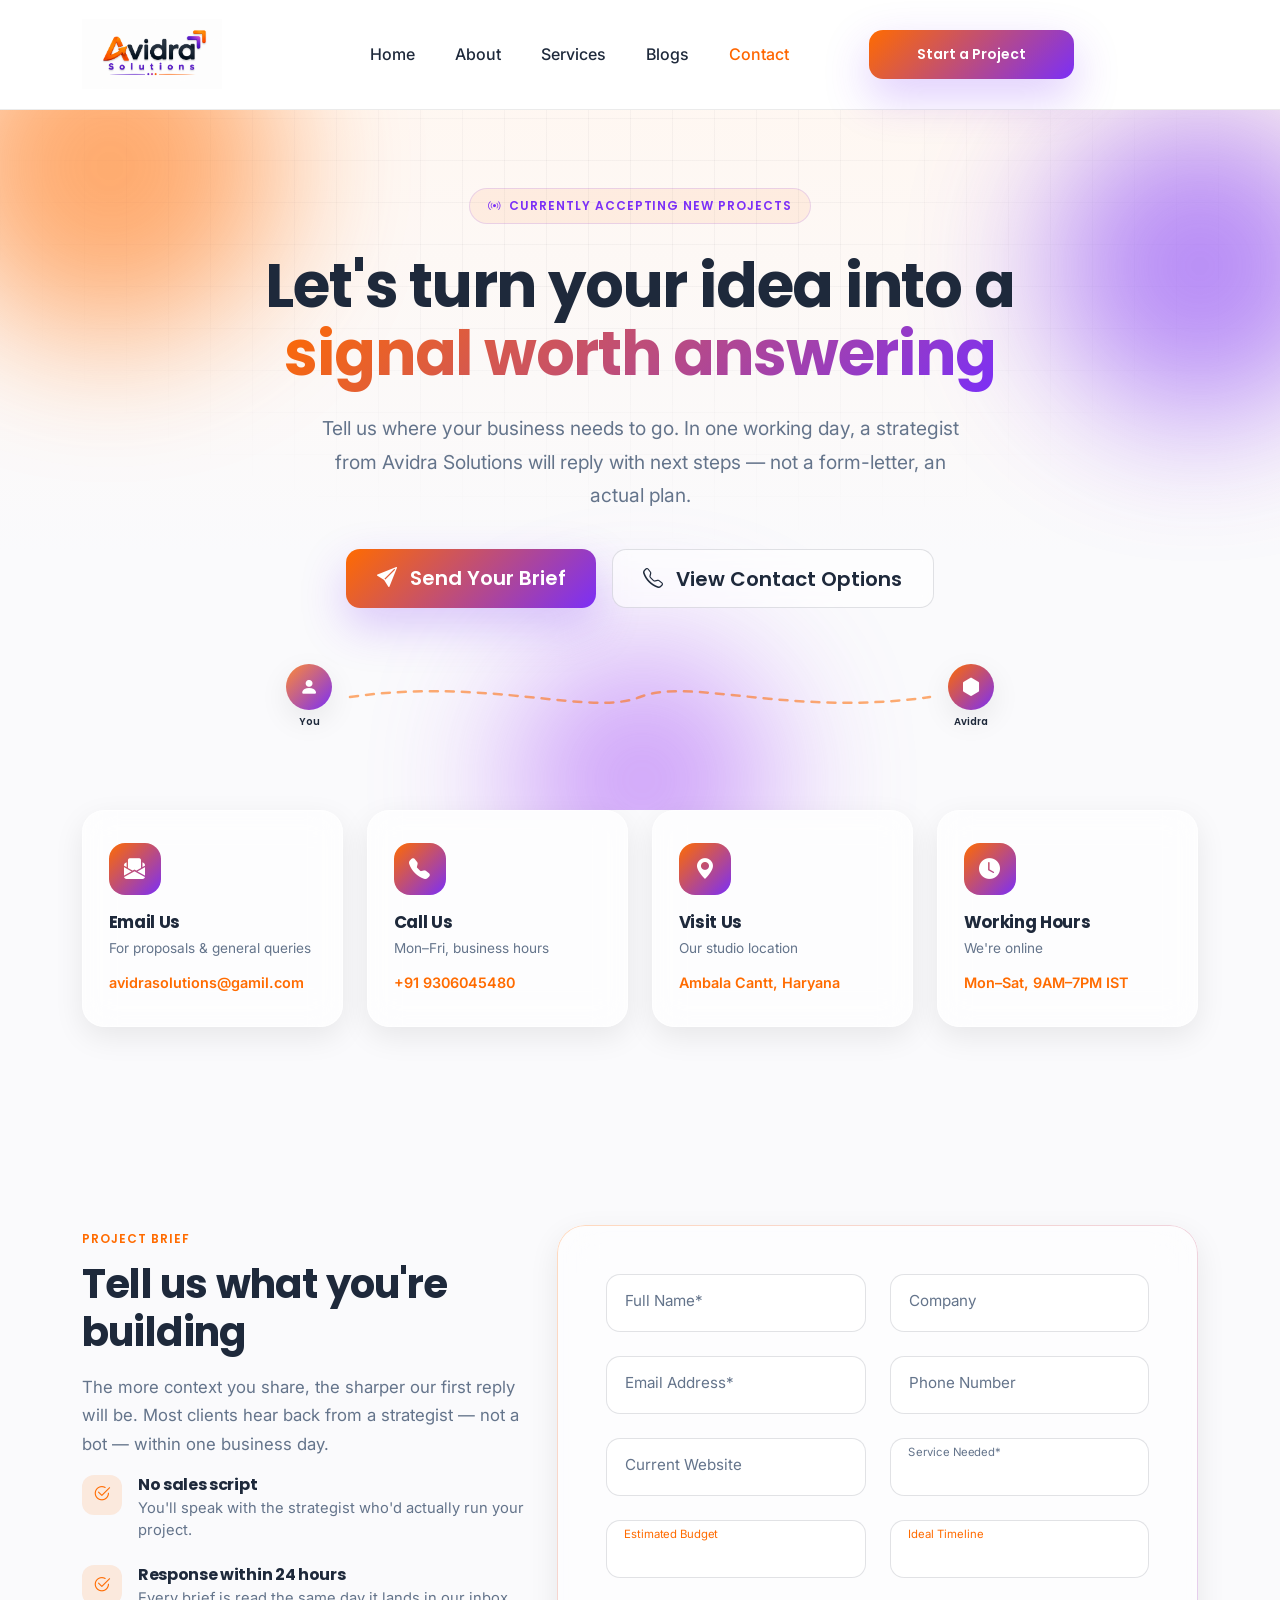
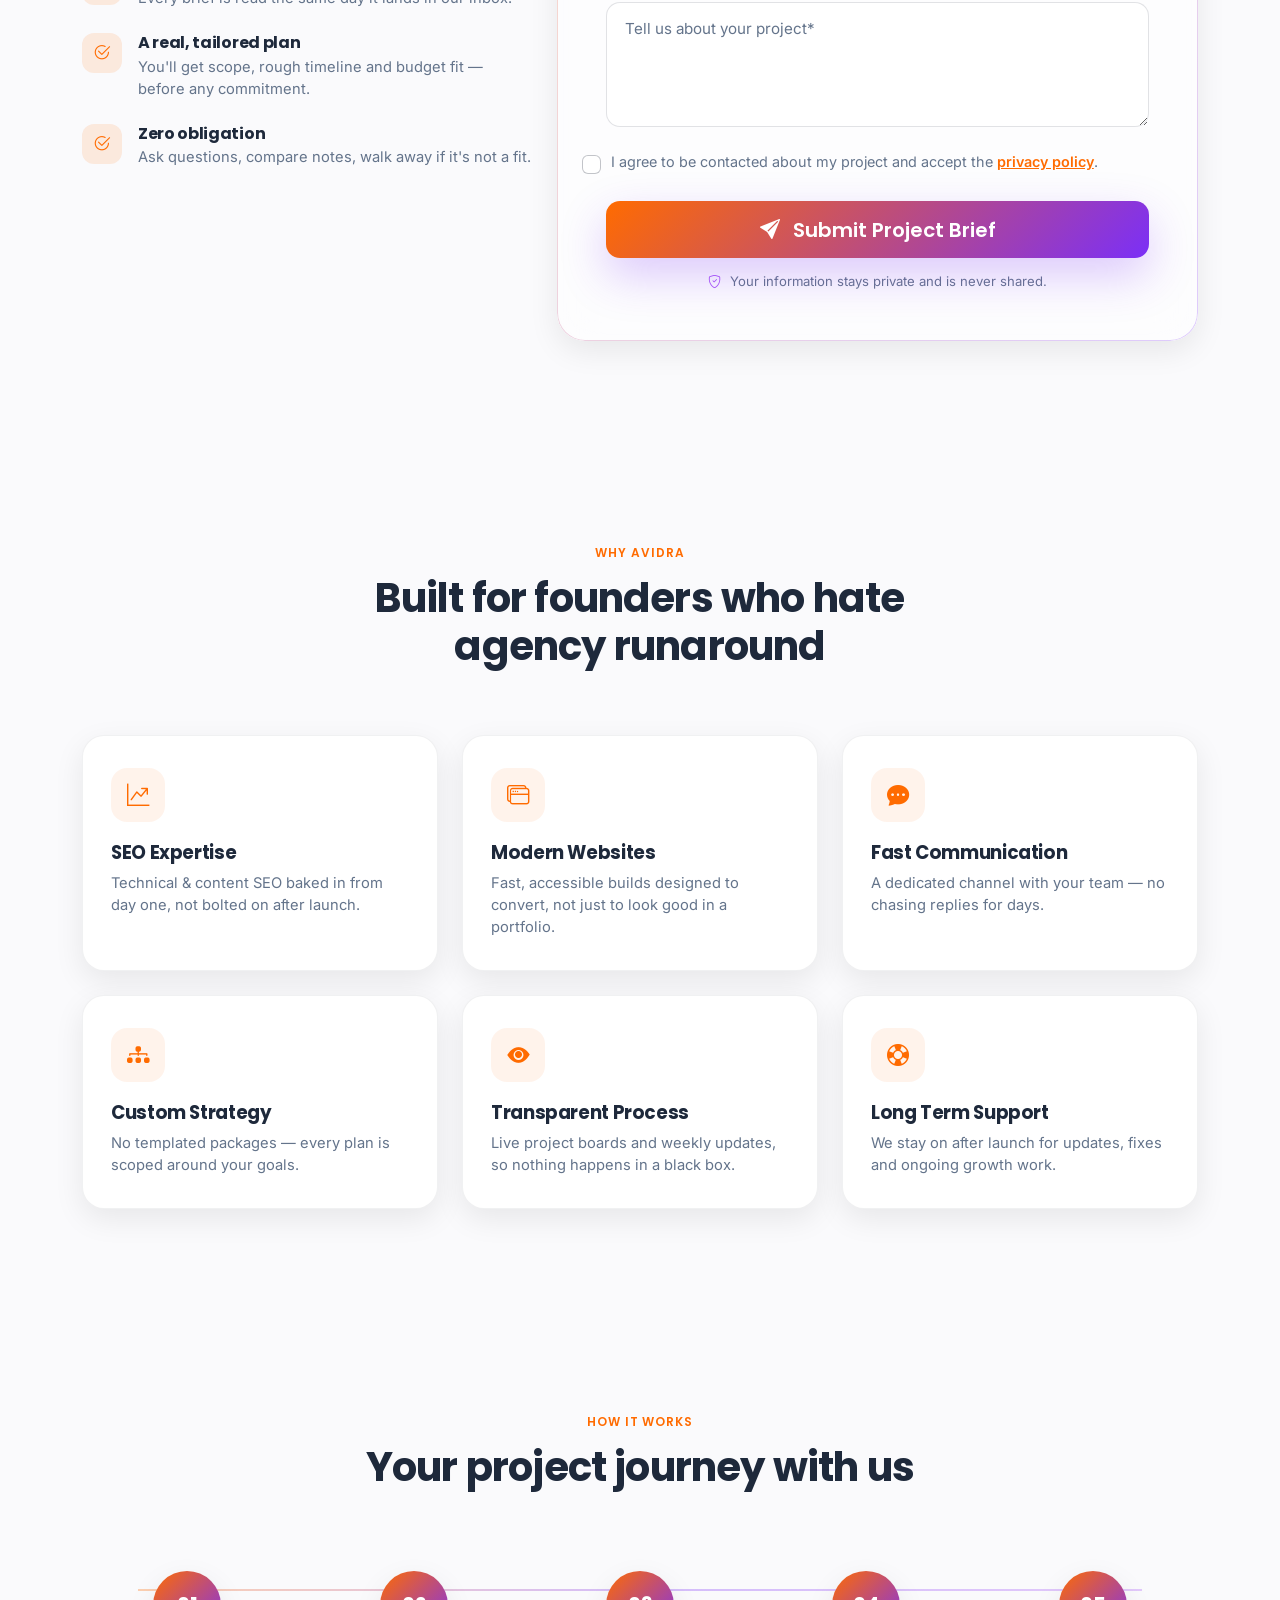
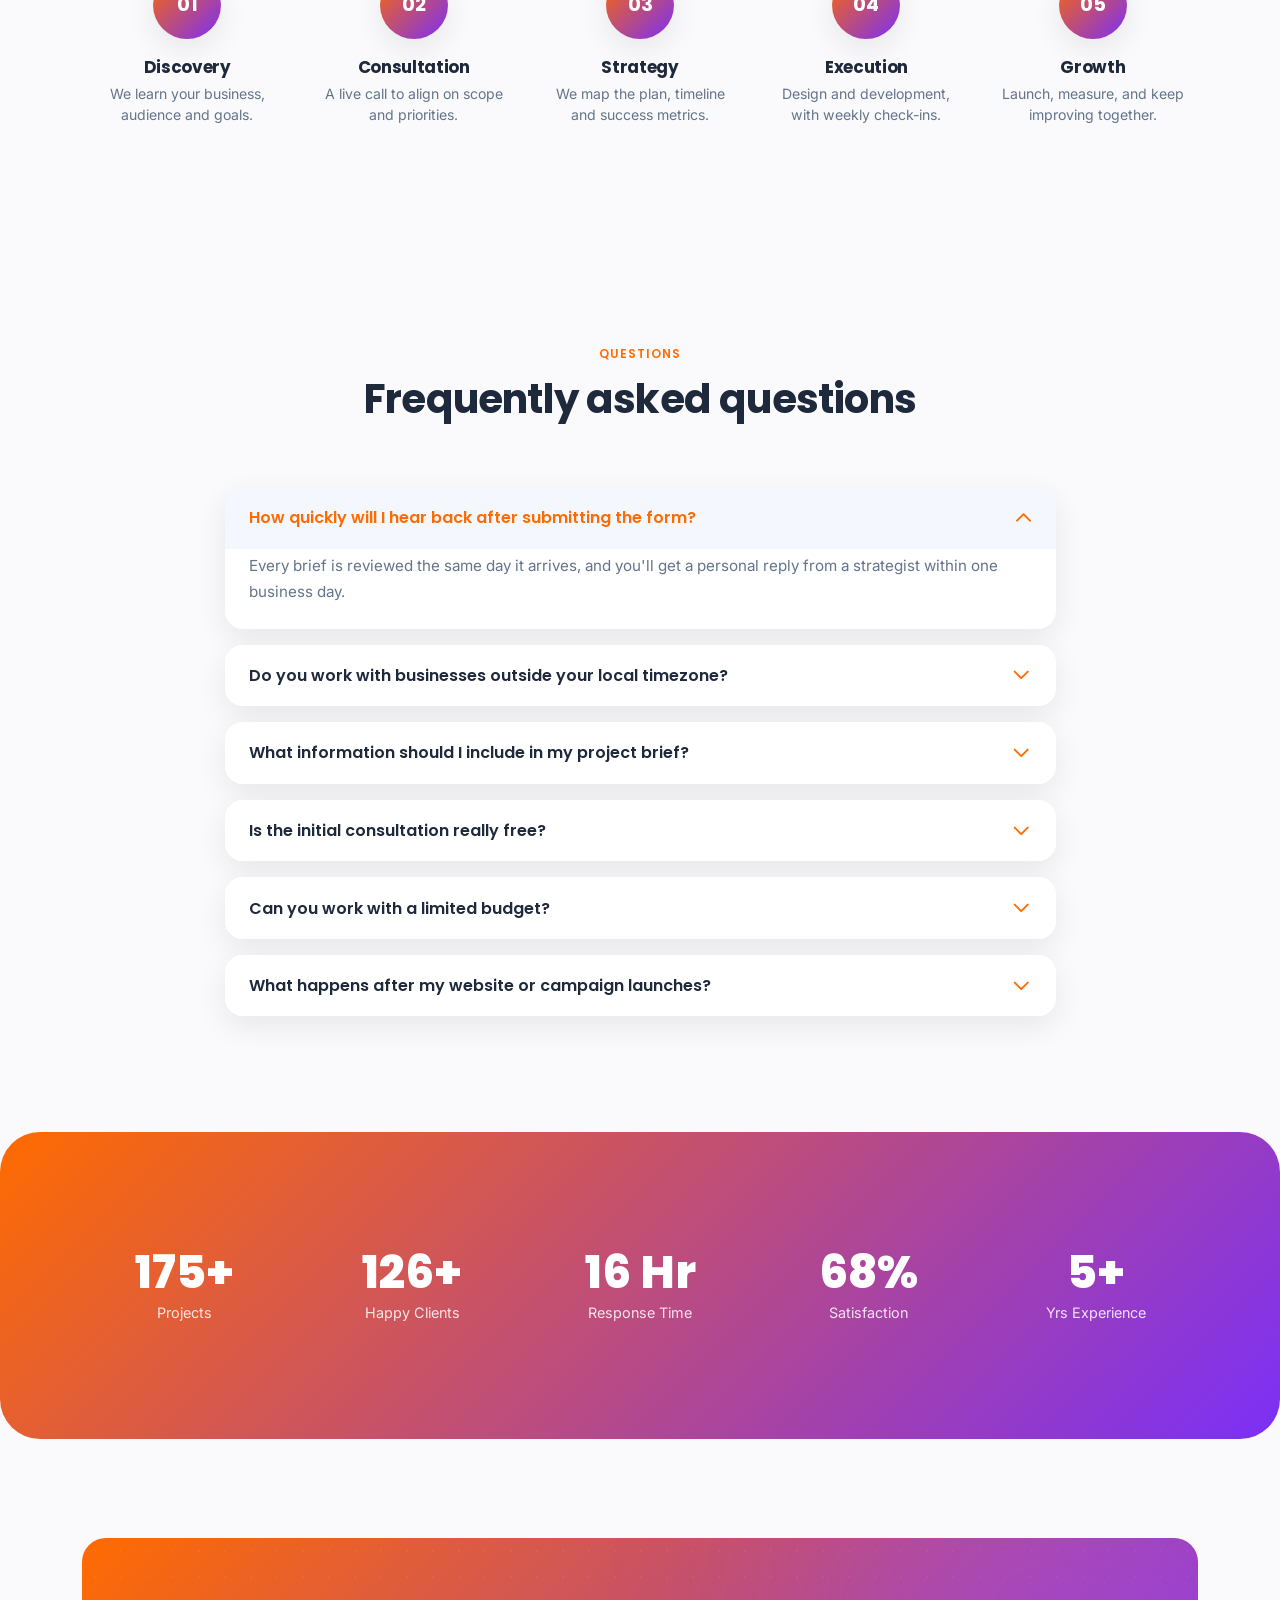
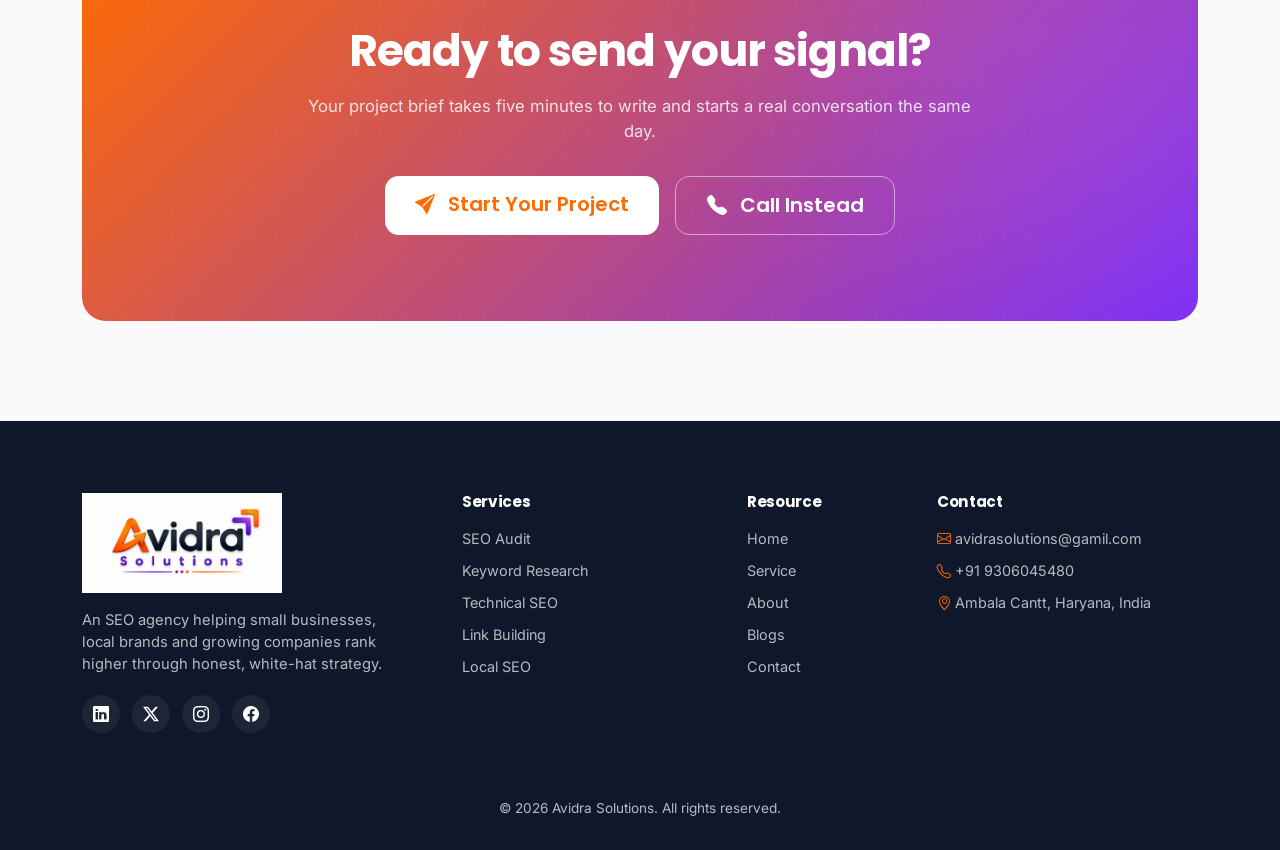
<file: contact.html>
<!DOCTYPE html>
<html lang="en">
<head>
<meta charset="UTF-8">
<meta name="viewport" content="width=device-width, initial-scale=1.0">
<title>Contact Avidra Solutions | Let's Build Something Great</title>
<meta name="description" content="Get in touch with Avidra Solutions. Tell us about your project and our team will respond within 24 hours with a tailored strategy.">

<!-- Bootstrap 5 CSS -->
<link href="https://cdn.jsdelivr.net/npm/bootstrap@5.3.3/dist/css/bootstrap.min.css" rel="stylesheet">
<!-- Bootstrap Icons -->
<link rel="stylesheet" href="https://cdn.jsdelivr.net/npm/bootstrap-icons@1.11.3/font/bootstrap-icons.css">
<!-- Google Fonts: Poppins + Inter -->
<link rel="preconnect" href="https://fonts.googleapis.com">
<link href="https://fonts.googleapis.com/css2?family=Inter:wght@400;500;600;700&family=Poppins:wght@500;600;700;800&display=swap" rel="stylesheet">

<!-- Page styles -->
<link rel="stylesheet" href="contact.css">
<link rel="stylesheet" href="contact-responsive.css">
</head>
<body>

<!-- =====================================================
     NAVBAR (kept consistent with rest of Avidra Solutions site)
====================================================== -->
<header>
  <nav class="navbar navbar-expand-lg fixed-top avidra-navbar" aria-label="Primary navigation">
    <div class="container">
      <a class="navbar-brand avidra-brand" href="avidrasolutions.html">
        <img src="images/AvidraSolutions.png" class="img-fluid" width="140" alt="yes yy">
      </a>
      <button class="navbar-toggler" type="button" data-bs-toggle="collapse" data-bs-target="#avidraNav" aria-controls="avidraNav" aria-expanded="false" aria-label="Toggle navigation">
        <span class="navbar-toggler-icon"></span>
      </button>
      <div class="collapse navbar-collapse" id="avidraNav">
        <ul class="navbar-nav mx-auto align-items-lg-center gap-4 ">
          <li class="nav-item"><a class="nav-link" href="avidrasolutions.html">Home</a></li>
          <li class="nav-item"><a class="nav-link" href="about.html">About</a></li>
          <li class="nav-item"><a class="nav-link" href="services.html">Services</a></li>
          <li class="nav-item"><a class="nav-link" href="blog.html">Blogs</a></li>
          <li class="nav-item"><a class="nav-link active" aria-current="page" href="contact.html">Contact</a></li>
          <li class="nav-item ms-lg-5 ">
            <a class="btn avidra-btn-primary btn-sm px-5" href="">Start a Project</a>
          </li>
        </ul>
      </div>
    </div>
  </nav>
</header>

<main id="main-content">

  <!-- =====================================================
       1. PREMIUM HERO SECTION
  ====================================================== -->
  <section class="hero-section" aria-labelledby="hero-heading">
    <div class="hero-bg" aria-hidden="true">
      <span class="blob blob-a"></span>
      <span class="blob blob-b"></span>
      <span class="blob blob-c"></span>
      <div class="grid-overlay"></div>
    </div>

    <div class="container position-relative">
      <div class="row justify-content-center text-center">
        <div class="col-lg-9" data-animate="fade-up">
          <span class="eyebrow-badge">
            <i class="bi bi-broadcast"></i> Currently accepting new projects
          </span>
          <h1 id="hero-heading" class="hero-title">
            Let's turn your idea into a<br class="d-none d-md-block">
            <span class="text-gradient">signal worth answering</span>
          </h1>
          <p class="hero-subtitle">
            Tell us where your business needs to go. In one working day, a strategist
            from Avidra Solutions will reply with next steps &mdash; not a form-letter, an actual plan.
          </p>
          <div class="hero-cta-group">
            <a href="#contact-form" class="btn avidra-btn-primary btn-lg">
              <i class="bi bi-send-fill"></i> Send Your Brief
            </a>
            <a href="#quick-contact" class="btn avidra-btn-ghost btn-lg">
              <i class="bi bi-telephone"></i> View Contact Options
            </a>
          </div>

          <!-- Signature element: the signal path -->
          <div class="signal-path" aria-hidden="true">
            <span class="node node-you">
              <i class="bi bi-person-fill"></i>
              <small>You</small>
            </span>
            <svg class="signal-line" viewBox="0 0 600 40" preserveAspectRatio="none">
              <path d="M10,20 C 150,0 250,40 300,20 C 350,0 450,40 590,20" />
            </svg>
            <span class="node node-avidra">
              <i class="bi bi-hexagon-fill"></i>
              <small>Avidra</small>
            </span>
          </div>
        </div>
      </div>
    </div>
  </section>

  <!-- =====================================================
       2. QUICK CONTACT CARDS
  ====================================================== -->
  <section id="quick-contact" class="quick-contact-section" aria-labelledby="quick-contact-heading">
    <div class="container">
      <h2 id="quick-contact-heading" class="visually-hidden">Quick contact options</h2>
      <div class="row g-4">

        <div class="col-6 col-lg-3" data-animate="fade-up">
          <a href="mailto:hello@avidrasolutions.com" class="quick-card">
            <span class="quick-card-icon"><i class="bi bi-envelope-paper-fill"></i></span>
            <h3 class="quick-card-title">Email Us</h3>
            <p class="quick-card-desc">For proposals &amp; general queries</p>
            <span class="quick-card-link">avidrasolutions@gamil.com</span>
          </a>
        </div>

        <div class="col-6 col-lg-3" data-animate="fade-up" data-delay="100">
          <a href="tel:+15551234567" class="quick-card">
            <span class="quick-card-icon"><i class="bi bi-telephone-fill"></i></span>
            <h3 class="quick-card-title">Call Us</h3>
            <p class="quick-card-desc">Mon&ndash;Fri, business hours</p>
            <span class="quick-card-link">+91 9306045480</span>
          </a>
        </div>

        <div class="col-6 col-lg-3" data-animate="fade-up" data-delay="200">
          <a href="https://maps.google.com" target="_blank" rel="noopener noreferrer" class="quick-card">
            <span class="quick-card-icon"><i class="bi bi-geo-alt-fill"></i></span>
            <h3 class="quick-card-title">Visit Us</h3>
            <p class="quick-card-desc">Our studio location</p>
            <span class="quick-card-link">Ambala Cantt, Haryana</span>
          </a>
        </div>

        <div class="col-6 col-lg-3" data-animate="fade-up" data-delay="300">
          <div class="quick-card quick-card-static">
            <span class="quick-card-icon"><i class="bi bi-clock-fill"></i></span>
            <h3 class="quick-card-title">Working Hours</h3>
            <p class="quick-card-desc">We're online</p>
            <span class="quick-card-link">Mon&ndash;Sat, 9AM&ndash;7PM IST</span>
          </div>
        </div>

      </div>
    </div>
  </section>

  <!-- =====================================================
       3. CONTACT FORM SECTION
  ====================================================== -->
  <section id="contact-form" class="form-section" aria-labelledby="form-heading">
    <div class="container">
      <div class="row gy-5 align-items-start">

        <!-- Left side: heading + benefits -->
        <div class="col-lg-5" data-animate="fade-up">
          <span class="eyebrow-label">Project Brief</span>
          <h2 id="form-heading" class="section-title">Tell us what you're building</h2>
          <p class="section-desc">
            The more context you share, the sharper our first reply will be. Most clients
            hear back from a strategist &mdash; not a bot &mdash; within one business day.
          </p>

          <ul class="benefit-list list-unstyled">
            <li>
              <span class="benefit-icon"><i class="bi bi-check2-circle"></i></span>
              <div>
                <h3 class="benefit-title">No sales script</h3>
                <p class="benefit-text">You'll speak with the strategist who'd actually run your project.</p>
              </div>
            </li>
            <li>
              <span class="benefit-icon"><i class="bi bi-check2-circle"></i></span>
              <div>
                <h3 class="benefit-title">Response within 24 hours</h3>
                <p class="benefit-text">Every brief is read the same day it lands in our inbox.</p>
              </div>
            </li>
            <li>
              <span class="benefit-icon"><i class="bi bi-check2-circle"></i></span>
              <div>
                <h3 class="benefit-title">A real, tailored plan</h3>
                <p class="benefit-text">You'll get scope, rough timeline and budget fit &mdash; before any commitment.</p>
              </div>
            </li>
            <li>
              <span class="benefit-icon"><i class="bi bi-check2-circle"></i></span>
              <div>
                <h3 class="benefit-title">Zero obligation</h3>
                <p class="benefit-text">Ask questions, compare notes, walk away if it's not a fit.</p>
              </div>
            </li>
          </ul>
        </div>

        <!-- Right side: glass form card -->
        <div class="col-lg-7" data-animate="fade-up" data-delay="150">
          <div class="glass-form-card">
            <form novalidate id="avidraContactForm" aria-label="Project inquiry form">
              <div class="row g-4">

                <div class="col-md-6">
                  <div class="floating-field">
                    <input type="text" class="form-control" id="fullName" placeholder="" required>
                    <label for="fullName">Full Name*</label>
                    <div class="invalid-feedback">Please tell us your name.</div>
                  </div>
                </div>

                <div class="col-md-6">
                  <div class="floating-field">
                    <input type="text" class="form-control" id="companyName" placeholder="">
                    <label for="companyName">Company</label>
                  </div>
                </div>

                <div class="col-md-6">
                  <div class="floating-field">
                    <input type="email" class="form-control" id="emailAddress" placeholder="" required>
                    <label for="emailAddress">Email Address*</label>
                    <div class="invalid-feedback">A valid email helps us reply.</div>
                  </div>
                </div>

                <div class="col-md-6">
                  <div class="floating-field">
                    <input type="tel" maxlength="10" class="form-control" id="phoneNumber" placeholder="">
                    <label for="phoneNumber">Phone Number</label>
                  </div>
                </div>

                <div class="col-md-6">
                  <div class="floating-field">
                    <input type="url" class="form-control" id="websiteUrl" placeholder=" ">
                    <label for="websiteUrl">Current Website</label>
                  </div>
                </div>

                <div class="col-md-6">
                  <div class="floating-field">
                    <select class="form-select" id="serviceType" required>
                      <option value="" disabled selected hidden> </option>
                      <option value="web-design">Web Design &amp; Development</option>
                      <option value="seo">SEO &amp; Organic Growth</option>
                      <option value="branding">Branding &amp; Identity</option>
                      <option value="ecommerce">E-commerce</option>
                      <option value="marketing">Digital Marketing</option>
                      <option value="other">Something Else</option>
                    </select>
                    <label for="serviceType">Service Needed*</label>
                  </div>
                </div>

                <div class="col-md-6">
                  <div class="floating-field">
                    <select class="form-select" id="projectBudget">
                      <option value="" disabled selected hidden> </option>
                      <option value="under-5k">Under $5,000</option>
                      <option value="5k-15k">$5,000 &ndash; $15,000</option>
                      <option value="15k-50k">$15,000 &ndash; $50,000</option>
                      <option value="50k-plus">$50,000+</option>
                      <option value="not-sure">Not sure yet</option>
                    </select>
                    <label for="projectBudget">Estimated Budget</label>
                  </div>
                </div>

                <div class="col-md-6">
                  <div class="floating-field">
                    <select class="form-select" id="projectTimeline">
                      <option value="" disabled selected hidden> </option>
                      <option value="asap">As soon as possible</option>
                      <option value="1-3-months">1&ndash;3 months</option>
                      <option value="3-6-months">3&ndash;6 months</option>
                      <option value="flexible">Flexible</option>
                    </select>
                    <label for="projectTimeline">Ideal Timeline</label>
                  </div>
                </div>

                <div class="col-12">
                  <div class="floating-field">
                    <textarea class="form-control" id="projectMessage" placeholder=" " rows="4" required></textarea>
                    <label for="projectMessage">Tell us about your project*</label>
                    <div class="invalid-feedback">A short description helps us prepare.</div>
                  </div>
                </div>

                <div class="col-12">
                  <div class="form-check avidra-checkbox">
                    <input class="form-check-input" type="checkbox" id="agreeTerms" required>
                    <label class="form-check-label" for="agreeTerms">
                      I agree to be contacted about my project and accept the
                      <a href="/privacy">privacy policy</a>.
                    </label>
                    <div class="invalid-feedback">Please accept the privacy policy to continue.</div>
                  </div>
                </div>

                <div class="col-12">
                  <button type="submit" class="btn avidra-btn-primary btn-lg w-100 ripple-btn">
                    <i class="bi bi-send-fill"></i> Submit Project Brief
                  </button>
                  <p class="form-note"><i class="bi bi-shield-check"></i> Your information stays private and is never shared.</p>
                </div>

              </div>
            </form>
          </div>
        </div>

      </div>
    </div>
  </section>

  <!-- =====================================================
       4. WHY CHOOSE AVIDRA SOLUTIONS
  ====================================================== -->
  <section class="why-section" aria-labelledby="why-heading">
    <div class="container">
      <div class="row justify-content-center text-center mb-5">
        <div class="col-lg-7" data-animate="fade-up">
          <span class="eyebrow-label">Why Avidra</span>
          <h2 id="why-heading" class="section-title">Built for founders who hate agency runaround</h2>
        </div>
      </div>

      <div class="row g-4">
        <div class="col-md-6 col-lg-4" data-animate="fade-up">
          <div class="feature-card">
            <span class="feature-icon"><i class="bi bi-graph-up-arrow"></i></span>
            <h3 class="feature-title">SEO Expertise</h3>
            <p class="feature-text">Technical &amp; content SEO baked in from day one, not bolted on after launch.</p>
          </div>
        </div>
        <div class="col-md-6 col-lg-4" data-animate="fade-up" data-delay="80">
          <div class="feature-card">
            <span class="feature-icon"><i class="bi bi-window-stack"></i></span>
            <h3 class="feature-title">Modern Websites</h3>
            <p class="feature-text">Fast, accessible builds designed to convert, not just to look good in a portfolio.</p>
          </div>
        </div>
        <div class="col-md-6 col-lg-4" data-animate="fade-up" data-delay="160">
          <div class="feature-card">
            <span class="feature-icon"><i class="bi bi-chat-dots-fill"></i></span>
            <h3 class="feature-title">Fast Communication</h3>
            <p class="feature-text">A dedicated channel with your team &mdash; no chasing replies for days.</p>
          </div>
        </div>
        <div class="col-md-6 col-lg-4" data-animate="fade-up" data-delay="240">
          <div class="feature-card">
            <span class="feature-icon"><i class="bi bi-diagram-3-fill"></i></span>
            <h3 class="feature-title">Custom Strategy</h3>
            <p class="feature-text">No templated packages &mdash; every plan is scoped around your goals.</p>
          </div>
        </div>
        <div class="col-md-6 col-lg-4" data-animate="fade-up" data-delay="320">
          <div class="feature-card">
            <span class="feature-icon"><i class="bi bi-eye-fill"></i></span>
            <h3 class="feature-title">Transparent Process</h3>
            <p class="feature-text">Live project boards and weekly updates, so nothing happens in a black box.</p>
          </div>
        </div>
        <div class="col-md-6 col-lg-4" data-animate="fade-up" data-delay="400">
          <div class="feature-card">
            <span class="feature-icon"><i class="bi bi-life-preserver"></i></span>
            <h3 class="feature-title">Long Term Support</h3>
            <p class="feature-text">We stay on after launch for updates, fixes and ongoing growth work.</p>
          </div>
        </div>
      </div>
    </div>
  </section>

  <!-- =====================================================
       5. PROJECT JOURNEY TIMELINE
  ====================================================== -->
  <section class="timeline-section" aria-labelledby="timeline-heading">
    <div class="container">
      <div class="row justify-content-center text-center mb-5">
        <div class="col-lg-7" data-animate="fade-up">
          <span class="eyebrow-label">How It Works</span>
          <h2 id="timeline-heading" class="section-title">Your project journey with us</h2>
        </div>
      </div>

      <div class="journey-track">
        <div class="journey-step" data-animate="fade-up">
          <span class="journey-number">01</span>
          <h3 class="journey-title">Discovery</h3>
          <p class="journey-text">We learn your business, audience and goals.</p>
        </div>
        <div class="journey-step" data-animate="fade-up" data-delay="80">
          <span class="journey-number">02</span>
          <h3 class="journey-title">Consultation</h3>
          <p class="journey-text">A live call to align on scope and priorities.</p>
        </div>
        <div class="journey-step" data-animate="fade-up" data-delay="160">
          <span class="journey-number">03</span>
          <h3 class="journey-title">Strategy</h3>
          <p class="journey-text">We map the plan, timeline and success metrics.</p>
        </div>
        <div class="journey-step" data-animate="fade-up" data-delay="240">
          <span class="journey-number">04</span>
          <h3 class="journey-title">Execution</h3>
          <p class="journey-text">Design and development, with weekly check-ins.</p>
        </div>
        <div class="journey-step" data-animate="fade-up" data-delay="320">
          <span class="journey-number">05</span>
          <h3 class="journey-title">Growth</h3>
          <p class="journey-text">Launch, measure, and keep improving together.</p>
        </div>
      </div>
    </div>
  </section>

  <!-- =====================================================
       6. FAQ SECTION
  ====================================================== -->
  <section class="faq-section" aria-labelledby="faq-heading">
    <div class="container">
      <div class="row justify-content-center text-center mb-5">
        <div class="col-lg-7" data-animate="fade-up">
          <span class="eyebrow-label">Questions</span>
          <h2 id="faq-heading" class="section-title">Frequently asked questions</h2>
        </div>
      </div>

      <div class="row justify-content-center">
        <div class="col-lg-9" data-animate="fade-up">
          <div class="accordion avidra-accordion" id="faqAccordion">

            <div class="accordion-item">
              <h3 class="accordion-header" id="faqHeading1">
                <button class="accordion-button" type="button" data-bs-toggle="collapse" data-bs-target="#faqCollapse1" aria-expanded="true" aria-controls="faqCollapse1">
                  How quickly will I hear back after submitting the form?
                </button>
              </h3>
              <div id="faqCollapse1" class="accordion-collapse collapse show" aria-labelledby="faqHeading1" data-bs-parent="#faqAccordion">
                <div class="accordion-body">
                  Every brief is reviewed the same day it arrives, and you'll get a personal reply from a strategist within one business day.
                </div>
              </div>
            </div>

            <div class="accordion-item">
              <h3 class="accordion-header" id="faqHeading2">
                <button class="accordion-button collapsed" type="button" data-bs-toggle="collapse" data-bs-target="#faqCollapse2" aria-expanded="false" aria-controls="faqCollapse2">
                  Do you work with businesses outside your local timezone?
                </button>
              </h3>
              <div id="faqCollapse2" class="accordion-collapse collapse" aria-labelledby="faqHeading2" data-bs-parent="#faqAccordion">
                <div class="accordion-body">
                  Yes. Most of our clients are remote, and we schedule calls to overlap comfortably with your working hours.
                </div>
              </div>
            </div>

            <div class="accordion-item">
              <h3 class="accordion-header" id="faqHeading3">
                <button class="accordion-button collapsed" type="button" data-bs-toggle="collapse" data-bs-target="#faqCollapse3" aria-expanded="false" aria-controls="faqCollapse3">
                  What information should I include in my project brief?
                </button>
              </h3>
              <div id="faqCollapse3" class="accordion-collapse collapse" aria-labelledby="faqHeading3" data-bs-parent="#faqAccordion">
                <div class="accordion-body">
                  Share your goals, current website (if any), rough budget and timeline. The more context, the sharper our first response.
                </div>
              </div>
            </div>

            <div class="accordion-item">
              <h3 class="accordion-header" id="faqHeading4">
                <button class="accordion-button collapsed" type="button" data-bs-toggle="collapse" data-bs-target="#faqCollapse4" aria-expanded="false" aria-controls="faqCollapse4">
                  Is the initial consultation really free?
                </button>
              </h3>
              <div id="faqCollapse4" class="accordion-collapse collapse" aria-labelledby="faqHeading4" data-bs-parent="#faqAccordion">
                <div class="accordion-body">
                  Yes, there's no cost and no obligation. It's simply a conversation to see if we're the right fit for your project.
                </div>
              </div>
            </div>

            <div class="accordion-item">
              <h3 class="accordion-header" id="faqHeading5">
                <button class="accordion-button collapsed" type="button" data-bs-toggle="collapse" data-bs-target="#faqCollapse5" aria-expanded="false" aria-controls="faqCollapse5">
                  Can you work with a limited budget?
                </button>
              </h3>
              <div id="faqCollapse5" class="accordion-collapse collapse" aria-labelledby="faqHeading5" data-bs-parent="#faqAccordion">
                <div class="accordion-body">
                  We scope every project to fit real constraints. Tell us your range and we'll suggest what's realistically achievable within it.
                </div>
              </div>
            </div>

            <div class="accordion-item">
              <h3 class="accordion-header" id="faqHeading6">
                <button class="accordion-button collapsed" type="button" data-bs-toggle="collapse" data-bs-target="#faqCollapse6" aria-expanded="false" aria-controls="faqCollapse6">
                  What happens after my website or campaign launches?
                </button>
              </h3>
              <div id="faqCollapse6" class="accordion-collapse collapse" aria-labelledby="faqHeading6" data-bs-parent="#faqAccordion">
                <div class="accordion-body">
                  We offer ongoing support plans for updates, monitoring and continued growth work, so launch day isn't the finish line.
                </div>
              </div>
            </div>

          </div>
        </div>
      </div>
    </div>
  </section>

  <!-- =====================================================
       7. SUCCESS METRICS
  ====================================================== -->
  <section class="metrics-section" aria-labelledby="metrics-heading">
    <div class="container">
      <h2 id="metrics-heading" class="visually-hidden">Our track record</h2>
      <div class="row g-4 text-center">

        <div class="col-6 col-lg" data-animate="fade-up">
          <div class="metric-card">
            <span class="metric-number" data-count="250" data-suffix="+">0</span>
            <span class="metric-label">Projects</span>
          </div>
        </div>
        <div class="col-6 col-lg" data-animate="fade-up" data-delay="80">
          <div class="metric-card">
            <span class="metric-number" data-count="180" data-suffix="+">0</span>
            <span class="metric-label">Happy Clients</span>
          </div>
        </div>
        <div class="col-6 col-lg" data-animate="fade-up" data-delay="160">
          <div class="metric-card">
            <span class="metric-number" data-count="24" data-suffix=" Hr">0</span>
            <span class="metric-label">Response Time</span>
          </div>
        </div>
        <div class="col-6 col-lg" data-animate="fade-up" data-delay="240">
          <div class="metric-card">
            <span class="metric-number" data-count="98" data-suffix="%">0</span>
            <span class="metric-label">Satisfaction</span>
          </div>
        </div>
        <div class="col-6 col-lg" data-animate="fade-up" data-delay="320">
          <div class="metric-card">
            <span class="metric-number" data-count="8" data-suffix="+">0</span>
            <span class="metric-label">Yrs Experience</span>
          </div>
        </div>

      </div>
    </div>
  </section>

  <!-- =====================================================
       8. FINAL CTA BANNER
  ====================================================== -->
  <section class="final-cta-section" aria-labelledby="final-cta-heading">
    <div class="container">
      <div class="final-cta-box" data-animate="fade-up">
        <div class="cta-pattern" aria-hidden="true"></div>
        <div class="cta-glow" aria-hidden="true"></div>
        <div class="row justify-content-center text-center position-relative">
          <div class="col-lg-8">
            <h2 id="final-cta-heading" class="cta-title">Ready to send your signal?</h2>
            <p class="cta-desc">Your project brief takes five minutes to write and starts a real conversation the same day.</p>
            <div class="cta-btn-group">
              <a href="#contact-form" class="btn avidra-btn-white btn-lg">
                <i class="bi bi-send-fill"></i> Start Your Project
              </a>
              <a href="tel:+15551234567" class="btn avidra-btn-outline-white btn-lg">
                <i class="bi bi-telephone-fill"></i> Call Instead
              </a>
            </div>
          </div>
        </div>
      </div>
    </div>
  </section>

</main>

<!-- =====================================================
     FOOTER (kept consistent with rest of Avidra Solutions site)
====================================================== -->
<footer class="avidra-footer">
  <div class="container">
    <div class="row gy-4">
      <div class="col-lg-4">
        <a class="footer-brand" href="avidrasolutions.html">
          <img src="images/AvidraSolutions.png" class="img-fluid" width="200" alt="yes yes ">
        </a>
        <p class="footer-tagline">An SEO agency helping small businesses, local brands and growing companies rank higher through honest, white-hat strategy.</p>
        <div class="footer-social">
          <a target="_blank" href="https://in.linkedin.com/avidrasolutions/" aria-label="Avidra on LinkedIn"><i class="bi bi-linkedin"></i></a>
          <a target="_blank" href="https://x.com/avidrasolutions" aria-label="Avidra on X"><i class="bi bi-twitter-x"></i></a>
          <a target="_blank" href="https://www.instagram.com/avidrasolution" aria-label="Avidra on Instagram"><i class="bi bi-instagram"></i></a>
          <a target="_blank" href="https://www.facebook.com/avidrasolutions" aria-label="Avidra on Facebook"><i class="bi bi-facebook"></i></a>
        </div>
      </div>

      <div class="col-6 col-lg-3">
        <h4 class="footer-heading">Services</h4>
        <ul class="footer-links list-unstyled">
          <li><a href="services.html">SEO Audit</a></li>
          <li><a href="services.html">Keyword Research</a></li>
          <li><a href="services.html">Technical SEO</a></li>
          <li><a href="services.html">Link Building</a></li>
          <li><a href="services.html">Local SEO</a></li>
        </ul>
      </div>


      <div class="col-6 col-lg-2">
        <h4 class="footer-heading">Resource</h4>
        <ul class="footer-links list-unstyled">
          <li><a href="avidrasolutions.html">Home</a></li>
          <li><a href="services.html">Service</a></li>
          <li><a href="about.html">About</a></li>
          <li><a href="blog.html">Blogs</a></li>
          <li><a href="contact.html">Contact</a></li>
        </ul>
      </div>
      

      <div class="col-lg-3">
        <h4 class="footer-heading">Contact</h4>
        <ul class="footer-links list-unstyled">
          <li><i class="bi bi-envelope"></i> avidrasolutions@gamil.com</li>
          <li><i class="bi bi-telephone"></i> +91 9306045480</li>
          <li><i class="bi bi-geo-alt"></i> Ambala Cantt, Haryana, India </li>
        </ul>
      </div>
      
    </div>
    <hr class="footer-divider">
    <div class="row">
      <div class="col-lg-12">
        <p class="footer-copy text-center" >&copy; 2026 Avidra Solutions. All rights reserved.</p>
      </div>
    </div>
  </div>
</footer>

<!-- Bootstrap 5 JS Bundle -->
<script src="https://cdn.jsdelivr.net/npm/bootstrap@5.3.3/dist/js/bootstrap.bundle.min.js"></script>
<script src="contact.js"></script>
</body>
</html>
</file>
<file: contact.css>
/* =====================================================
   AVIDRA SOLUTIONS — CONTACT PAGE
   Design tokens
   Primary:    #2563EB
   Secondary:  #7C3AED
   Accent:     #06B6D4
   Background: #F8FAFC
   Dark:       #0F172A
   Text:       #334155
   White:      #FFFFFF
===================================================== */

:root {
  --c-primary:#FF6B00;
  --c-secondary:#7B2FF7;
  --c-accent:#A855F7;

  --c-bg:#FAFAFC;
  --c-dark:#1E293B;
  --c-text:#64748B;
  --c-white:#FFFFFF;

  --gradient-brand:linear-gradient(135deg,#FF6B00,#7B2FF7);
  --gradient-accent:linear-gradient(135deg,#FF8A33,#7B2FF7);

  --radius-card:22px;
  --radius-btn:14px;
  --radius-input:14px;

  --shadow-soft:0 10px 30px rgba(0,0,0,.08);
  --shadow-lift:0 18px 45px rgba(123,47,247,.25);

  --font-heading:'Poppins',sans-serif;
  --font-body:'Inter',sans-serif;

  --ease-out:cubic-bezier(.16,1,.3,1);
}

@media (prefers-reduced-motion: reduce) {
  *, *::before, *::after {
    animation-duration: 0.001ms !important;
    animation-iteration-count: 1 !important;
    transition-duration: 0.001ms !important;
    scroll-behavior: auto !important;
  }
}

html {
  scroll-behavior: smooth;
}

body {
  font-family: var(--font-body);
  color: var(--c-text);
  background: var(--c-bg);
  overflow-x: hidden;
  padding-top: 76px; /* fixed navbar offset */
}

h1, h2, h3, h4, h5, h6 {
  font-family: var(--font-heading);
  color: var(--c-dark);
  font-weight: 700;
  letter-spacing: -0.02em;
}

a {
  text-decoration: none;
  color: inherit;
}

:focus-visible {
  outline: 3px solid var(--c-accent);
  outline-offset: 2px;
  border-radius: 6px;
}

.visually-hidden {
  position: absolute !important;
  width: 1px; height: 1px;
  padding: 0; margin: -1px;
  overflow: hidden;
  clip: rect(0,0,0,0);
  white-space: nowrap;
  border: 0;
}

.text-gradient {
  background: var(--gradient-brand);
  -webkit-background-clip: text;
  background-clip: text;
  color: transparent;
}

.eyebrow-badge,
.eyebrow-label {
  display: inline-flex;
  align-items: center;
  gap: 8px;
  font-family: var(--font-heading);
  font-size: 0.75rem;
  font-weight: 600;
  letter-spacing: 0.08em;
  text-transform: uppercase;
  color: var(--c-primary);
}

.eyebrow-badge {
  padding: 8px 18px;
  border-radius: 999px;
   background:rgba(255,107,0,.08);
    border:1px solid rgba(123,47,247,.15);
    color:var(--c-secondary);
  margin-bottom: 1.75rem;
}

.eyebrow-label {
  margin-bottom: 0.75rem;
}

.section-title {
  font-size: clamp(1.75rem, 1.4rem + 1.4vw, 2.75rem);
  margin-bottom: 1rem;
}

.section-desc {
  color: var(--c-text);
  font-size: 1.05rem;
  line-height: 1.7;
}

section {
  padding: clamp(4rem, 3rem + 4vw, 7rem) 0;
  position: relative;
}

/* =====================================================
   SCROLL REVEAL (vanilla JS toggles .is-visible)
===================================================== */
[data-animate] {
  opacity: 0;
  transform: translateY(28px);
  transition: opacity 0.7s var(--ease-out), transform 0.7s var(--ease-out);
}
[data-animate].is-visible {
  opacity: 1;
  transform: translateY(0);
}

/* =====================================================
   BUTTONS
===================================================== */
.btn {
  font-family: var(--font-heading);
  font-weight: 600;
  border-radius: var(--radius-btn);
  padding: 0.85rem 1.9rem;
  border: none;
  transition: transform 0.35s var(--ease-out), box-shadow 0.35s var(--ease-out), background 0.35s var(--ease-out);
  position: relative;
  overflow: hidden;
  isolation: isolate;
}
.btn i { margin-right: 0.5rem; }

.avidra-btn-primary {
  background: var(--gradient-brand);
  color: var(--c-white);
  box-shadow: var(--shadow-lift);
}
.avidra-btn-primary:hover {
  transform: translateY(-3px);
  box-shadow: 0 25px 50px -15px rgba(37, 99, 235, 0.45);
  color: var(--c-white);
}

.avidra-btn-ghost {
  background: rgba(255,255,255,0.6);
  color: var(--c-dark);
  border: 1.5px solid rgba(15, 23, 42, 0.12);
  backdrop-filter: blur(8px);
}
.avidra-btn-ghost:hover {
  transform: translateY(-3px);
  border-color: var(--c-primary);
  color: var(--c-primary);
  box-shadow: var(--shadow-soft);
}

.avidra-btn-white {
  background: var(--c-white);
  color: var(--c-primary);
}
.avidra-btn-white:hover {
  transform: translateY(-3px);
  box-shadow: 0 20px 40px -12px rgba(0,0,0,0.35);
  color: var(--c-secondary);
}

.avidra-btn-outline-white {
  background: transparent;
  color: var(--c-white);
  border: 1.5px solid rgba(255,255,255,0.5);
}
.avidra-btn-outline-white:hover {
  background: rgba(255,255,255,0.12);
  transform: translateY(-3px);
  color: var(--c-white);
}

/* Button ripple */
.ripple-btn::after {
  content: "";
  position: absolute;
  inset: 0;
  background: radial-gradient(circle, rgba(255,255,255,0.5) 0%, transparent 60%);
  opacity: 0;
  transform: scale(0.3);
  transition: transform 0.6s var(--ease-out), opacity 0.6s var(--ease-out);
  z-index: -1;
}
.ripple-btn:active::after {
  opacity: 1;
  transform: scale(1.4);
  transition: 0s;
}

/* =====================================================
   NAVBAR
===================================================== */
.avidra-navbar {
 
     background:#fff;
    border-bottom:1px solid rgba(0,0,0,.08);
  backdrop-filter: blur(14px);
  -webkit-backdrop-filter: blur(14px);

  padding: 0.9rem 0;
  transition: box-shadow 0.3s ease;
}

.avidra-brand {
  font-family: var(--font-heading);
  font-weight: 700;
  font-size: 1.35rem;
  color: var(--c-dark);
  display: inline-flex;
  align-items: center;
  gap: 0.5rem;
}
.brand-mark {
  background: var(--gradient-brand);
  -webkit-background-clip: text;
  background-clip: text;
  color: transparent;
  font-size: 1.1rem;
}
.brand-accent {
 color:var(--c-secondary);
}

.avidra-navbar .nav-link {
  font-weight: 500;
  color:var(--c-dark);
  padding: 0.5rem 0.9rem;
  position: relative;
}
.avidra-navbar .nav-link.active,
.avidra-navbar .nav-link:hover {
   color:rgb(255, 102, 0);
}

/* =====================================================
   HERO SECTION
===================================================== */
.hero-section {
  padding-top: clamp(4rem, 3rem + 5vw, 7rem);
  padding-bottom: clamp(3rem, 2rem + 4vw, 5rem);
  overflow: hidden;
}

.hero-bg {
  position: absolute;
  inset: 0;
  z-index: 0;
   background:linear-gradient(180deg,#FFF7F1 0%,#FAFAFC 65%);
}

.grid-overlay {
  position: absolute;
  inset: 0;
  background-image:
    linear-gradient(rgba(15,23,42,0.035) 1px, transparent 1px),
    linear-gradient(90deg, rgba(15,23,42,0.035) 1px, transparent 1px);
  background-size: 42px 42px;
  mask-image: radial-gradient(ellipse 70% 60% at 50% 20%, black 20%, transparent 75%);
}

.blob {
  position: absolute;
  border-radius: 50%;
  filter: blur(70px);
  opacity: 0.55;
  animation: floaty 10s ease-in-out infinite;
}
.blob-a {
  width: 340px; height: 340px;
  background: var(--c-primary);
  top: -80px; left: -60px;
  animation-delay: 0s;
}
.blob-b {
  width: 300px; height: 300px;
  background: var(--c-secondary);
  top: 40px; right: -70px;
  animation-delay: 2s;
}
.blob-c {
  width: 260px; height: 260px;
  background: var(--c-accent);
  bottom: -100px; left: 40%;
  animation-delay: 4s;
}
@keyframes floaty {
  0%, 100% { transform: translate(0,0) scale(1); }
  50% { transform: translate(20px,-25px) scale(1.06); }
}

.hero-title {
  font-size: clamp(2.2rem, 1.6rem + 3vw, 3.8rem);
  line-height: 1.12;
  margin-bottom: 1.5rem;
}

.hero-subtitle {
  font-size: 1.15rem;
  color: var(--c-text);
  max-width: 640px;
  margin: 0 auto 2.25rem;
  line-height: 1.75;
}

.hero-cta-group {
  display: flex;
  gap: 1rem;
  justify-content: center;
  flex-wrap: wrap;
  margin-bottom: 3.5rem;
}

/* Signature element: the signal path */
.signal-path {
  display: flex;
  align-items: center;
  justify-content: center;
  gap: 0.5rem;
  max-width: 560px;
  margin: 0 auto;
}
.signal-line {
  flex: 1;
  height: 40px;
  overflow: visible;
}
.signal-line path {
  fill: none;
  stroke: url(#none);
  stroke: var(--c-primary);
  stroke-width: 2.5;
  stroke-dasharray: 8 8;
  stroke-linecap: round;
  opacity: 0.55;
  animation: dash-flow 2.4s linear infinite;
}
@keyframes dash-flow {
  to { stroke-dashoffset: -32; }
}
.node {
  display: flex;
  flex-direction: column;
  align-items: center;
  gap: 0.3rem;
  font-family: var(--font-heading);
  font-size: 0.7rem;
  font-weight: 600;
  color: var(--c-dark);
  flex-shrink: 0;
}
.node i {
  width: 46px; height: 46px;
  display: flex; align-items: center; justify-content: center;
  border-radius: 50%;
  font-size: 1.15rem;
  color: var(--c-white);
  box-shadow: var(--shadow-soft);
}
.node-you i { background: var(--gradient-accent); }
.node-avidra i { background: var(--gradient-brand); animation: pulse-ring 2.4s ease-in-out infinite; }
@keyframes pulse-ring {
  0%, 100% { box-shadow: 0 0 0 0 rgba(124, 58, 237, 0.35), var(--shadow-soft); }
  50% { box-shadow: 0 0 0 10px rgba(124, 58, 237, 0), var(--shadow-soft); }
}

/* =====================================================
   QUICK CONTACT CARDS
===================================================== */
.quick-contact-section {
  padding-top: 0;
}

.quick-card {
  display: flex;
  flex-direction: column;
  height: 100%;
  padding: 1.75rem 1.4rem;
  border-radius: var(--radius-card);
  background: rgba(255, 255, 255, 0.65);
  backdrop-filter: blur(16px);
  -webkit-backdrop-filter: blur(16px);
  border: 1px solid rgba(255, 255, 255, 0.6);
  box-shadow: var(--shadow-soft);
  transition: transform 0.4s var(--ease-out), box-shadow 0.4s var(--ease-out), border-color 0.4s var(--ease-out);
}
.quick-card:hover {
  transform: translateY(-8px) scale(1.015);
  box-shadow: var(--shadow-lift);
   border-color:rgba(123,47,247,.35);
  color: inherit;
}
.quick-card-static { cursor: default; }

.quick-card-icon {
  width: 52px; height: 52px;
  display: flex; align-items: center; justify-content: center;
  border-radius: 16px;
  background: var(--gradient-brand);
  color: var(--c-white);
  font-size: 1.3rem;
  margin-bottom: 1.1rem;
}

.quick-card-title {
  font-size: 1.05rem;
  margin-bottom: 0.35rem;
}
.quick-card-desc {
  font-size: 0.85rem;
  color: #64748B;
  margin-bottom: 0.85rem;
}
.quick-card-link {
  margin-top: auto;
  font-weight: 600;
  font-size: 0.9rem;
  color: var(--c-primary);
  word-break: break-word;
}

/* =====================================================
   CONTACT FORM
===================================================== */
.benefit-list li {
  display: flex;
  gap: 1rem;
  margin-bottom: 1.5rem;
}
.benefit-icon {
  flex-shrink: 0;
  width: 40px; height: 40px;
  display: flex; align-items: center; justify-content: center;
  border-radius: 12px;
    background:rgba(255,107,0,.12);
    color:var(--c-primary);
  font-size: 1.1rem;
}
.benefit-title {
  font-size: 1rem;
  margin-bottom: 0.2rem;
}
.benefit-text {
  font-size: 0.92rem;
  color: var(--c-text);
  margin-bottom: 0;
}

.glass-form-card {
  background: rgba(255, 255, 255, 0.55);
  backdrop-filter: blur(20px);
  -webkit-backdrop-filter: blur(20px);
  border: 1px solid rgba(255,255,255,0.7);
  border-radius: 28px;
  padding: clamp(1.75rem, 1.4rem + 1.5vw, 3rem);
  box-shadow: var(--shadow-soft);
  position: relative;
}
.glass-form-card::before {
  content: "";
  position: absolute;
  inset: -1px;
  border-radius: 28px;
  padding: 1px;
  background: var(--gradient-brand);
  opacity: 0.25;
  -webkit-mask: linear-gradient(#fff 0 0) content-box, linear-gradient(#fff 0 0);
  -webkit-mask-composite: xor;
  mask-composite: exclude;
  pointer-events: none;
}

/* Floating labels */
.floating-field {
  position: relative;
}
.floating-field .form-control,
.floating-field .form-select {
  border-radius: var(--radius-input);
  border: 1.5px solid rgba(15, 23, 42, 0.12);
  background: rgba(255,255,255,0.75);
  padding: 1.15rem 1rem 0.5rem;
  height: 58px;
  font-size: 0.95rem;
  color: var(--c-dark);
  transition: border-color 0.3s ease, box-shadow 0.3s ease;
}
.floating-field textarea.form-control {
  height: auto;
  min-height: 120px;
  padding-top: 1.5rem;
}
.floating-field .form-control:focus,
.floating-field .form-select:focus {
  border-color: var(--c-primary);
  box-shadow: 0 0 0 4px rgba(37, 99, 235, 0.14);
  outline: none;
}
.floating-field label {
  position: absolute;
  top: 1rem;
  left: 1rem;
  font-size: 0.95rem;
  color: #64748B;
  pointer-events: none;
  transform-origin: left top;
  transition: transform 0.2s ease, color 0.2s ease, top 0.2s ease;
  background: transparent;
  padding: 0 0.2rem;
}
.floating-field .form-control:focus + label,
.floating-field .form-control:not(:placeholder-shown) + label,
.floating-field .form-select:focus + label,
.floating-field .form-select:not([value=""]):valid + label,
.floating-field select.form-select:focus + label,
.floating-field select.form-select + label {
  top: 0.35rem;
  transform: scale(0.75);
  color: var(--c-primary);
}
/* Simplify: selects always show label floated since they use placeholder option */
.floating-field .form-select + label {
  top: 0.35rem;
  transform: scale(0.75);
}
.floating-field .form-select:invalid + label { color: #64748B; }

.avidra-checkbox {
  display: flex;
  align-items: flex-start;
  gap: 0.6rem;
  padding-left: 0;
}
.avidra-checkbox .form-check-input {
  margin-top: 0.25rem;
  width: 1.2rem; height: 1.2rem;
  border-radius: 6px;
  border: 1.5px solid rgba(15,23,42,0.25);
}
.avidra-checkbox .form-check-input:checked {
  background-color: var(--c-primary);
  border-color: var(--c-primary);
}
.avidra-checkbox label a {
  color: var(--c-primary);
  font-weight: 600;
  text-decoration: underline;
}
.avidra-checkbox label {
  font-size: 0.9rem;
  color: var(--c-text);
}

.form-note {
  text-align: center;
  font-size: 0.82rem;
  color: #64748B;
  margin: 0.85rem 0 0;
}
.form-note i { color: var(--c-accent); margin-right: 0.3rem; }

.was-validated .form-control:invalid,
.was-validated .form-select:invalid {
  border-color: #EF4444;
}
.invalid-feedback { font-size: 0.8rem; }

/* =====================================================
   WHY CHOOSE / FEATURE CARDS
===================================================== */
.feature-card {
  height: 100%;
  padding: 2rem 1.75rem;
  border-radius: var(--radius-card);
  background: var(--c-white);
  border: 1px solid rgba(15,23,42,0.06);
  box-shadow: var(--shadow-soft);
  transition: transform 0.4s var(--ease-out), box-shadow 0.4s var(--ease-out);
}
.feature-card:hover {
  transform: translateY(-6px);
  box-shadow: var(--shadow-lift);
}
.feature-icon {
  width: 54px; height: 54px;
  display: flex; align-items: center; justify-content: center;
  border-radius: 16px;
   background:rgba(255,107,0,.08);
    color:var(--c-primary);
  font-size: 1.4rem;
  margin-bottom: 1.25rem;
  transition: background 0.4s ease, color 0.4s ease;
}
.feature-card:hover .feature-icon {
  background: var(--gradient-brand);
  color: var(--c-white);
}
.feature-title {
  font-size: 1.15rem;
  margin-bottom: 0.5rem;
}
.feature-text {
  font-size: 0.92rem;
  color: var(--c-text);
  margin-bottom: 0;
}

/* =====================================================
   TIMELINE
===================================================== */
.journey-track {
  display: flex;
  justify-content: space-between;
  gap: 1rem;
  position: relative;
  padding-top: 1rem;
}
.journey-track::before {
  content: "";
  position: absolute;
  top: 34px;
  left: 5%;
  right: 5%;
  height: 2px;
  background: linear-gradient(90deg, var(--c-primary), var(--c-secondary), var(--c-accent));
  opacity: 0.3;
}
.journey-step {
  flex: 1;
  text-align: center;
  position: relative;
  padding: 0 0.5rem;
}
.journey-number {
  display: inline-flex;
  align-items: center;
  justify-content: center;
  width: 68px; height: 68px;
  border-radius: 50%;
  font-family: var(--font-heading);
  font-weight: 700;
  font-size: 1.2rem;
  color: var(--c-white);
  background: var(--gradient-brand);
  box-shadow: var(--shadow-soft);
  margin-bottom: 1.1rem;
  position: relative;
  z-index: 1;
}
.journey-title {
  font-size: 1.05rem;
  margin-bottom: 0.4rem;
}
.journey-text {
  font-size: 0.88rem;
  color: var(--c-text);
}

/* =====================================================
   FAQ ACCORDION
===================================================== */
.avidra-accordion .accordion-item {
  border: none;
  border-radius: 18px !important;
  margin-bottom: 1rem;
  overflow: hidden;
  background: var(--c-white);
  box-shadow: var(--shadow-soft);
}
.avidra-accordion .accordion-button {
  font-family: var(--font-heading);
  font-weight: 600;
  font-size: 1rem;
  color: var(--c-dark);
  padding: 1.3rem 1.5rem;
  background: var(--c-white);
  border: none;
}
.avidra-accordion .accordion-button:not(.collapsed) {
  color: var(--c-primary);
  background: rgba(37, 99, 235, 0.05);
  box-shadow: none;
}
.avidra-accordion .accordion-button:focus {
  box-shadow: 0 0 0 4px rgba(37, 99, 235, 0.14);
}
.avidra-accordion .accordion-button::after {
  background-image: none;
  content: "\F282";
  font-family: "bootstrap-icons";
  font-size: 1.1rem;
  color: var(--c-primary);
  transition: transform 0.3s ease;
}
.avidra-accordion .accordion-button:not(.collapsed)::after {
  transform: rotate(180deg);
}
.avidra-accordion .accordion-body {
  padding: 0.25rem 1.5rem 1.5rem;
  font-size: 0.95rem;
  color: var(--c-text);
  line-height: 1.7;
}

/* =====================================================
   METRICS
===================================================== */
.metrics-section {
  background: var(--gradient-brand);
  border-radius: 40px;
  margin: 0 auto;
  max-width: 1320px;
  color: var(--c-white);
}
.metric-card {
  padding: 1rem 0.5rem;
}
.metric-number {
  display: block;
  font-family: var(--font-heading);
  font-weight: 800;
  font-size: clamp(2rem, 1.6rem + 1.6vw, 3rem);
  line-height: 1.1;
}
.metric-label {
  display: block;
  font-size: 0.9rem;
  opacity: 0.85;
  margin-top: 0.3rem;
}

/* =====================================================
   FINAL CTA BANNER
===================================================== */
.final-cta-box {
  position: relative;
  overflow: hidden;
  border-radius: 36px;
   background:linear-gradient(135deg,#FF6B00 0%,#7B2FF7 100%);
  padding: clamp(3rem, 2.2rem + 4vw, 5.5rem) 2rem;
}
.cta-pattern {
  position: absolute;
  inset: 0;
  background-image: radial-gradient(rgba(255,255,255,0.08) 1.5px, transparent 1.5px);
  background-size: 26px 26px;
  opacity: 0.6;
}
.cta-glow {
  position: absolute;
  width: 460px; height: 460px;
  background: var(--c-accent);
  filter: blur(120px);
  opacity: 0.35;
  border-radius: 50%;
  top: -120px;
  right: -100px;
}
.cta-title {
  color: var(--c-white);
  font-size: clamp(1.8rem, 1.4rem + 2vw, 2.75rem);
  margin-bottom: 1rem;
}
.cta-desc {
  color: rgba(255,255,255,0.82);
  font-size: 1.05rem;
  margin-bottom: 2rem;
}
.cta-btn-group {
  display: flex;
  gap: 1rem;
  justify-content: center;
  flex-wrap: wrap;
}

/* =====================================================
   FOOTER
===================================================== */
.avidra-footer {
  background:#0F172A;
  color: rgba(255,255,255,0.7);
  padding: 4.5rem 0 2rem;
}
.footer-brand {
  font-family: var(--font-heading);
  font-weight: 700;
  font-size: 1.3rem;
  color: var(--c-white);
  display: inline-flex;
  align-items: center;
  gap: 0.5rem;
  margin-bottom: 1rem;
}
.footer-tagline {
  font-size: 0.92rem;
  max-width: 320px;
  margin-bottom: 1.25rem;
}
.footer-social {
  display: flex;
  gap: 0.75rem;
}
.footer-social a {
  width: 38px; height: 38px;
  display: flex; align-items: center; justify-content: center;
  border-radius: 50%;
  background: rgba(255,255,255,0.06);
  color: var(--c-white);
  transition: background 0.3s ease, transform 0.3s ease;
}
.footer-social a:hover {
  background: var(--gradient-brand);
  transform: translateY(-3px);
}
.footer-heading {
  font-size: 0.95rem;
  color: var(--c-white);
  margin-bottom: 1.1rem;
}
.footer-links li {
  margin-bottom: 0.65rem;
  font-size: 0.9rem;
}
.footer-links a:hover {    color:var(--c-primary); }
.footer-links li i {    color:var(--c-primary); }
.footer-divider {
  border-color: rgba(255,255,255,0.1);
  margin: 2.5rem 0 1.5rem;
}
.footer-copy { font-size: 0.85rem; margin: 0; }
.footer-sep { margin: 0 0.4rem; }
</file>
<file: contact-responsive.css>
/* =====================================================
   AVIDRA SOLUTIONS — CONTACT PAGE
   Responsive overrides
   Breakpoints: 576 / 768 / 992 / 1200 / 1400
   Mobile-first: base rules live in contact.css,
   this file only adjusts per breakpoint.
===================================================== */

/* ---------- Base (below 576px) ---------- */
body {
  padding-top: 68px;
}

.hero-cta-group .btn {
  width: 100%;
}

.signal-path {
  max-width: 320px;
}
.node span, .node small { font-size: 0.62rem; }

.journey-track {
  flex-direction: column;
  gap: 2rem;
}
.journey-track::before {
  top: 0; bottom: 0; left: 34px; right: auto;
  width: 2px; height: auto;
  background: linear-gradient(180deg, var(--c-primary), var(--c-secondary), var(--c-accent));
}
.journey-step {
  display: flex;
  align-items: flex-start;
  gap: 1.25rem;
  text-align: left;
  padding: 0;
}
.journey-number { margin-bottom: 0; flex-shrink: 0; }

.metrics-section { border-radius: 24px; }

.final-cta-box { border-radius: 24px; }

.cta-btn-group .btn { width: 100%; }

/* ---------- 576px and up ---------- */
@media (min-width: 576px) {
  .hero-cta-group .btn { width: auto; }
  .cta-btn-group .btn { width: auto; }
}

/* ---------- 768px and up ---------- */
@media (min-width: 768px) {
  body { padding-top: 76px; }

  .journey-track {
    flex-direction: row;
    gap: 1rem;
  }
  .journey-track::before {
    top: 34px; bottom: auto; left: 5%; right: 5%;
    width: auto; height: 2px;
    background: linear-gradient(90deg, var(--c-primary), var(--c-secondary), var(--c-accent));
  }
  .journey-step {
    display: block;
    text-align: center;
    padding: 0 0.5rem;
  }
  .journey-number { margin-bottom: 1.1rem; }

  .signal-path { max-width: 480px; }
}

/* ---------- 992px and up ---------- */
@media (min-width: 992px) {
  .hero-subtitle { font-size: 1.2rem; }

  .quick-contact-section .quick-card {
    padding: 2rem 1.6rem;
  }

  .signal-path { max-width: 560px; }

  .metrics-section { border-radius: 40px; }
}

/* ---------- 1200px and up ---------- */
@media (min-width: 1200px) {
  .hero-title { max-width: 900px; margin-left: auto; margin-right: auto; }
  .glass-form-card { padding: 3rem; }
}

/* ---------- 1400px and up ---------- */
@media (min-width: 1400px) {
  .container { max-width: 1260px; }
  .hero-subtitle { max-width: 700px; }
}

/* ---------- Fine adjustments for small phones ---------- */
@media (max-width: 400px) {
  .quick-card { padding: 1.4rem 1rem; }
  .quick-card-icon { width: 44px; height: 44px; font-size: 1.1rem; }
  .eyebrow-badge { font-size: 0.68rem; padding: 6px 14px; }
}
</file>
